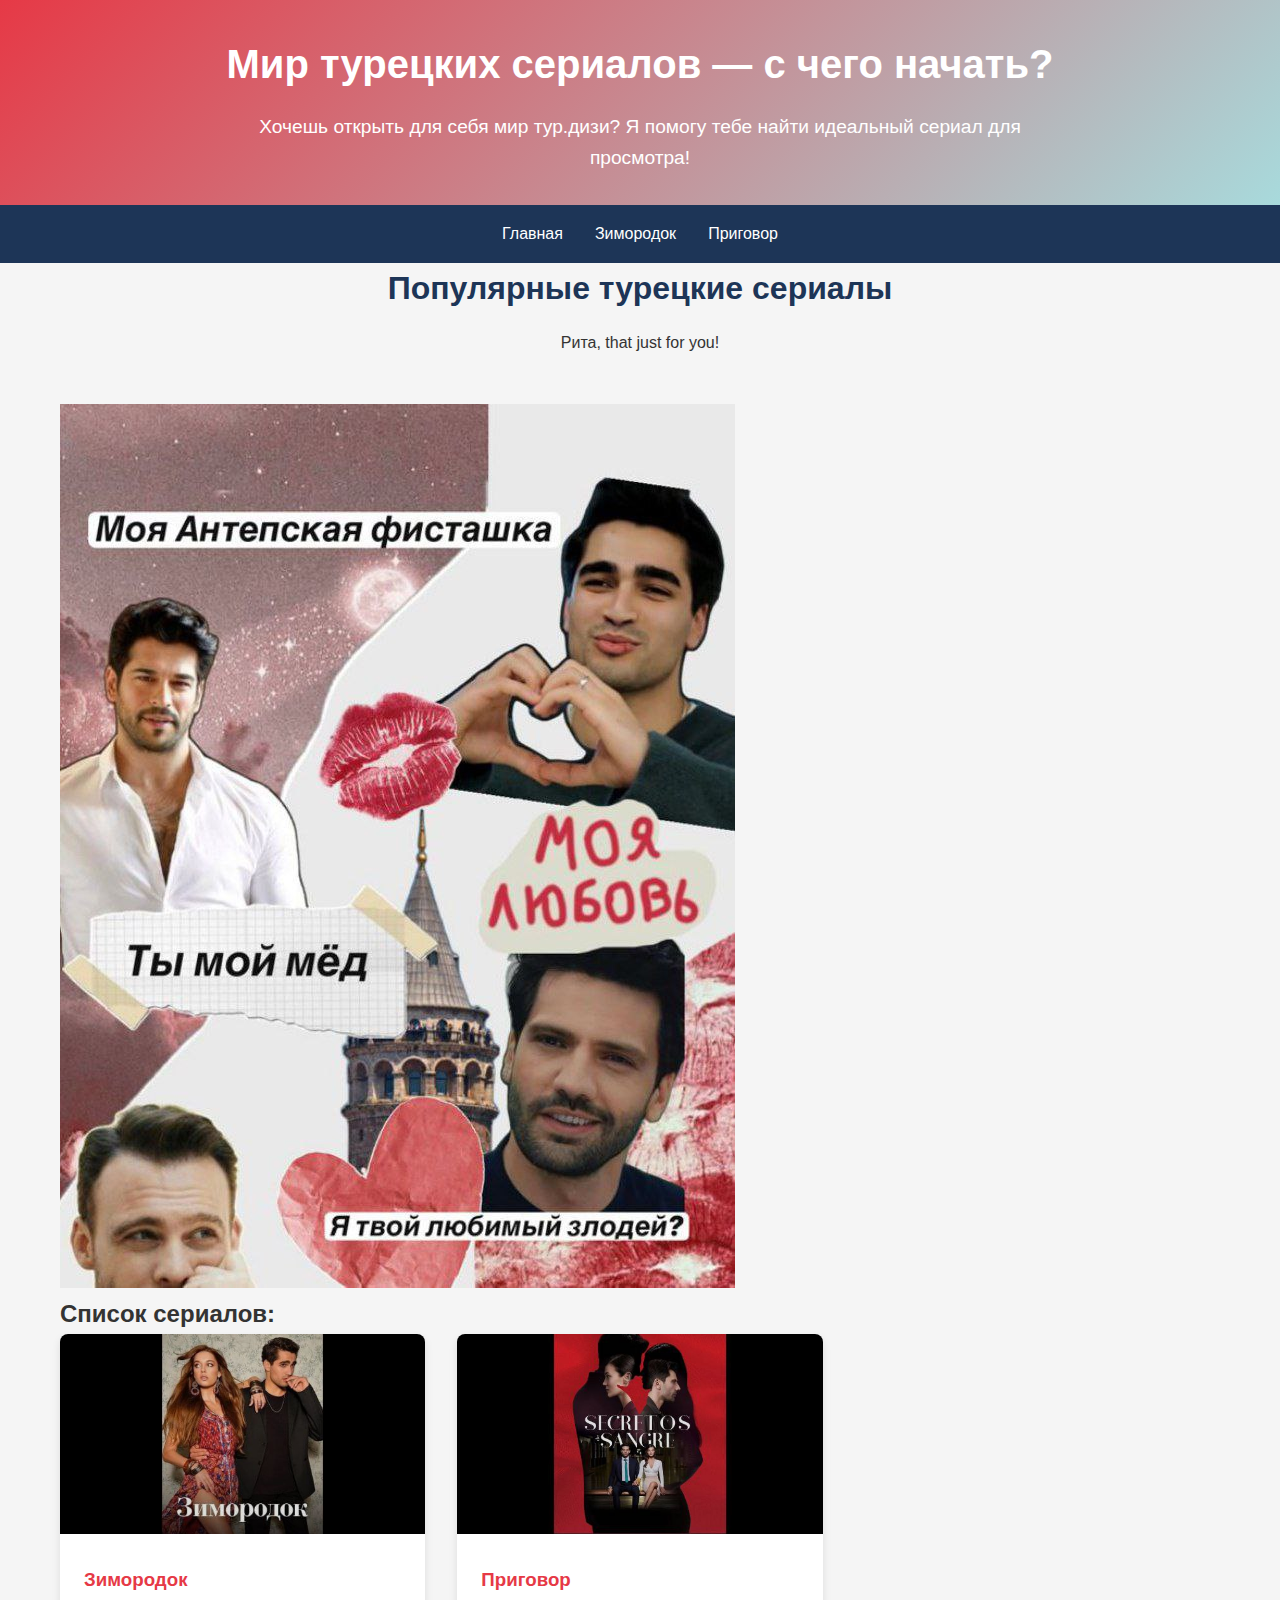
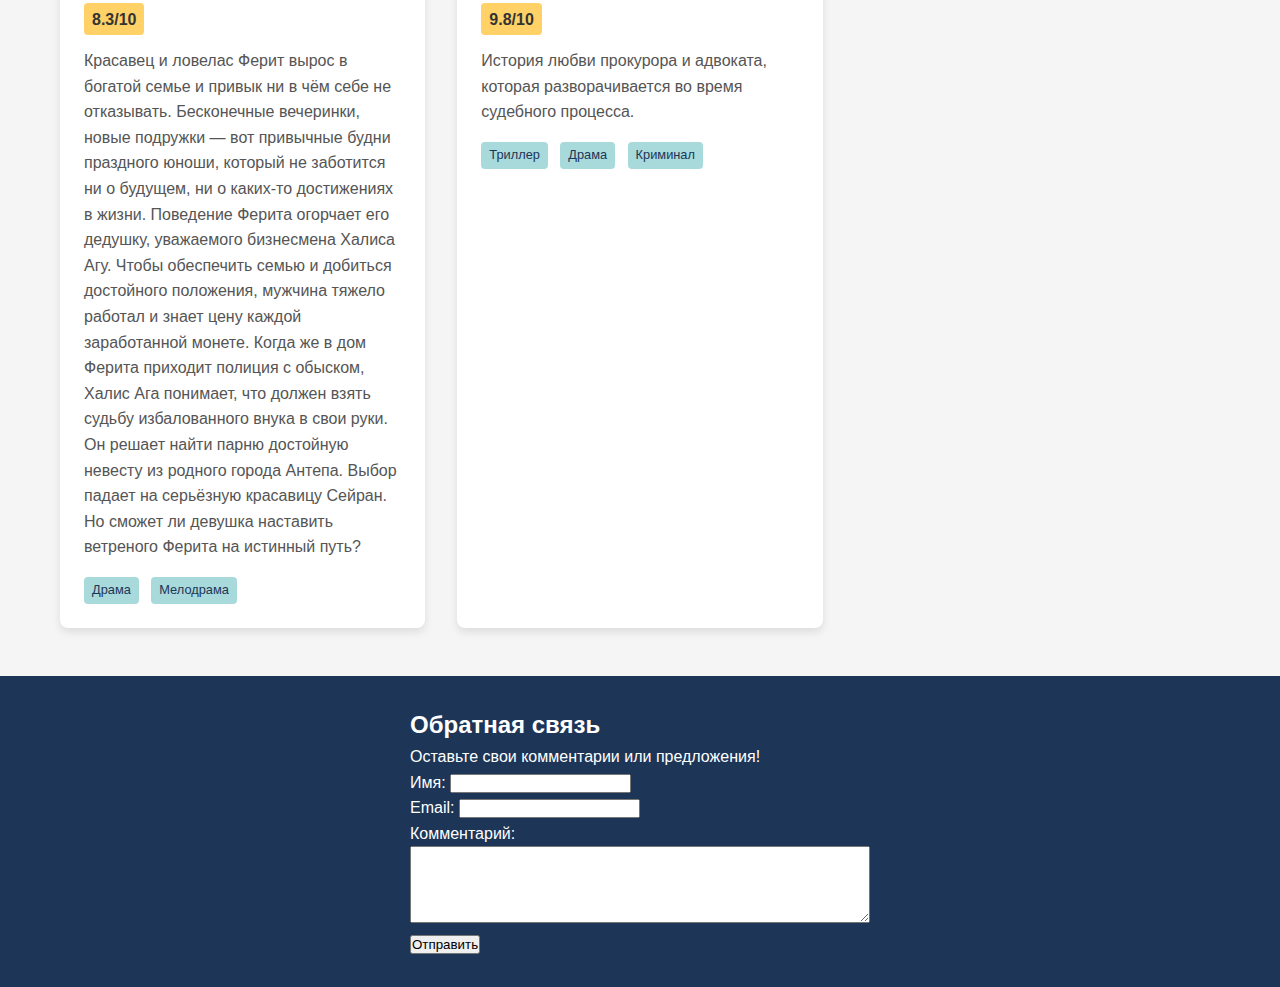
<file: index.html>
<!DOCTYPE html>
<html lang="ru">
<head>
    <meta charset="UTF-8">
    <meta name="viewport" content="width=device-width, initial-scale=1.0">
    <title>Мир турецких сериалов — с чего начать?</title>
    <style>
        /* Общие стили */
        * {
            margin: 0;
            padding: 0;
            box-sizing: border-box;
            font-family: 'Segoe UI', Tahoma, Geneva, Verdana, sans-serif;
        }
        
        body {
            background-color: #f5f5f5;
            color: #333;
            line-height: 1.6;
        }
        
        .container {
            max-width: 1200px;
            margin: 0 auto;
            padding: 0 20px;
        }
        
        /* Шапка */
        header {
            background: linear-gradient(135deg, #e63946, #a8dadc);
            color: white;
            padding: 2rem 0;
            text-align: center;
            box-shadow: 0 4px 12px rgba(0, 0, 0, 0.1);
        }
        
        header h1 {
            font-size: 2.5rem;
            margin-bottom: 1rem;
        }
        
        header p {
            font-size: 1.2rem;
            max-width: 800px;
            margin: 0 auto;
        }
        
        /* Навигация */
        nav {
            background-color: #1d3557;
            position: sticky;
            top: 0;
            z-index: 100;
        }
        
        nav ul {
            display: flex;
            justify-content: center;
            list-style: none;
        }
        
        nav li {
            padding: 1rem;
        }
        
        nav a {
            color: white;
            text-decoration: none;
            font-weight: 500;
            transition: color 0.3s;
        }
        
        nav a:hover {
            color: #a8dadc;
        }
        
        /* Основное содержание */
        main {
            padding: 2rem 0;
        }
        
        .intro {
            text-align: center;
            margin-bottom: 3rem;
        }
        
        .intro h2 {
            font-size: 2rem;
            color: #1d3557;
            margin-bottom: 1rem;
        }
        
        /* Карточки сериалов */
        .series-grid {
            display: grid;
            grid-template-columns: repeat(auto-fill, minmax(300px, 1fr));
            gap: 2rem;
            margin-bottom: 3rem;
        }
        
        .series-card {
            background-color: white;
            border-radius: 8px;
            overflow: hidden;
            box-shadow: 0 4px 8px rgba(0, 0, 0, 0.1);
            transition: transform 0.3s, box-shadow 0.3s;
        }
        
        .series-card:hover {
            transform: translateY(-5px);
            box-shadow: 0 8px 16px rgba(0, 0, 0, 0.15);
        }
        
        .series-card img {
            width: 100%;
            height: 200px;
            object-fit: cover;
        }
        
        .series-content {
            padding: 1.5rem;
        }
        
        .series-content h3 {
            color: #e63946;
            margin-bottom: 0.5rem;
        }
        
        .series-content .rating {
            display: inline-block;
            background-color: #ffd166;
            color: #333;
            padding: 0.2rem 0.5rem;
            border-radius: 4px;
            font-weight: bold;
            margin-bottom: 0.8rem;
        }
        
        .series-content p {
            margin-bottom: 1rem;
            color: #555;
        }
        
        .series-content .genre {
            display: inline-block;
            background-color: #a8dadc;
            color: #1d3557;
            padding: 0.2rem 0.5rem;
            border-radius: 4px;
            font-size: 0.8rem;
            margin-right: 0.5rem;
        }
        
        /* Рекомендации */
        .recommendations {
            background-color: #a8dadc;
            padding: 2rem;
            border-radius: 8px;
            margin-bottom: 3rem;
        }
        
        .recommendations h2 {
            color: #1d3557;
            margin-bottom: 1.5rem;
            text-align: center;
        }
        
        .recommendations ul {
            list-style-position: inside;
            columns: 2;
        }
        
        .recommendations li {
            margin-bottom: 0.8rem;
            color: #333;
        }
        
        /* Подвал */
        footer {
            background-color: #1d3557;
            color: white;
            text-align: center;
            padding: 2rem 0;
            margin-top: 2rem;
        }
        
        footer p {
            margin-bottom: 1rem;
        }
        
        .social-links a {
            color: white;
            margin: 0 0.5rem;
            font-size: 1.5rem;
            transition: color 0.3s;
        }
        
        .social-links a:hover {
            color: #a8dadc;
        }
        
        /* Адаптивность */
        @media (max-width: 768px) {
            .series-grid {
                grid-template-columns: 1fr;
            }
            
            .recommendations ul {
                columns: 1;
            }
            
            nav ul {
                flex-direction: column;
                align-items: center;
            }
        }
        #contact {
            background-color: #1d3557;
            color: white;
            padding: 30px 0;
            text-align: left;
        }

        #contact .container {
            max-width: 500px;
            margin: 0 auto;
            textarea {
                width: 100%;
            }
        }
    </style>
</head>
<body>
    <header>
        <div class="container">
            <h1>Мир турецких сериалов — с чего начать?</h1>
            <p>Хочешь открыть для себя мир тур.дизи? Я помогу тебе найти идеальный сериал для просмотра!</p>
        </div>
    </header>
    
    <nav>
        <ul>
            <li><a href="index.html">Главная</a>
            <li><a href="yalicapkini.html">Зимородок</a></li>
            <li><a href="yargi.html">Приговор</a></li>
        </ul>
    </nav>
    
    <main class="container">
        <section class="intro">
            <h2>Популярные турецкие сериалы</h2>
            <p>Рита, that just for you!</p>
        </section>
        
        <img src="nachalnaya.jpg">


        <section id="top-seriales">
            <h2>Список сериалов:</h2>
            <div class="series-grid">
                <div class="series-card">
                    <img src="zimkaoblo.jpg" alt="Зимородок">
                    <div class="series-content">
                        <h3>Зимородок</h3>
                        <span class="rating">8.3/10</span>
                        <p>Красавец и ловелас Ферит вырос в богатой семье и привык ни в чём себе не отказывать. Бесконечные вечеринки, новые подружки — вот привычные будни праздного юноши, который не заботится ни о будущем, ни о каких-то достижениях в жизни. Поведение Ферита огорчает его дедушку, уважаемого бизнесмена Халиса Агу. Чтобы обеспечить семью и добиться достойного положения, мужчина тяжело работал и знает цену каждой заработанной монете. Когда же в дом Ферита приходит полиция с обыском, Халис Ага понимает, что должен взять судьбу избалованного внука в свои руки. Он решает найти парню достойную невесту из родного города Антепа. Выбор падает на серьёзную красавицу Сейран. Но сможет ли девушка наставить ветреного Ферита на истинный путь?</p>
                        <span class="genre">Драма</span>
                        <span class="genre">Мелодрама</span>
                    </div>
                </div>
                
                <div class="series-card">
                    <img src="prigovorjblo.jpg" alt="Приговор">
                    <div class="series-content">
                        <h3>Приговор</h3>
                        <span class="rating">9.8/10</span>
                        <p>История любви прокурора и адвоката, которая разворачивается во время судебного процесса.</p>
                        <span class="genre">Триллер</span>
                        <span class="genre">Драма</span>
                        <span class="genre">Криминал</span>
                    </div>
                </div>
            </div>
        </section>
        
    </main>
    <section id="contact">
        <div class="container">
            <h2>Обратная связь</h2>
            <p>Оставьте свои комментарии или предложения!</p>
            <form id="contactForm">
                <div class="mb-3">
                    <label for="name" class="form-label">Имя:</label>
                    <input type="text" class="form-control" id="name" name="name" required>
                </div>
                <div class="mb-3">
                    <label for="email" class="form-label">Email:</label>
                    <input type="email" class="form-control" id="email" name="email" required>
                </div>
                <div class="mb-3">
                    <label for="comment" class="form-label">Комментарий:</label>
                    <textarea class="form-control" id="comment" name="comment" rows="5" required></textarea>
                </div>
                <button type="submit" class="btn btn-primary">Отправить</button>
            </form>
            <div id="formMessage" class="mt-3"></div>
        </div>
    </section>
    <script>
        document.getElementById("contactForm").addEventListener("submit", function(event) {
            event.preventDefault();

            const name = document.getElementById("name").value;
            const email = document.getElementById("email").value;
            const comment = document.getElementById("comment").value;
            const formMessage = document.getElementById("formMessage");

            if (!name || !email || !comment) {
                formMessage.className = "alert alert-danger mt-3";
                formMessage.textContent = "Пожалуйста, заполните все поля.";
                return;
            }

            const emailRegex = /^[^\s@]+@[^\s@]+\.[^\s@]+$/;
            if (!emailRegex.test(email)) {
                formMessage.className = "alert alert-danger mt-3";
                formMessage.textContent = "Пожалуйста, введите корректный email-адрес.";
                return;
            }

            formMessage.className = "alert alert-success mt-3";
            formMessage.textContent = `Здравствуйте, ${name}! Спасибо за Ваш комментарий: ${comment}.`;

            document.getElementById("contactForm").reset();
        });
    </script>
    

</body>
</html>
</file>
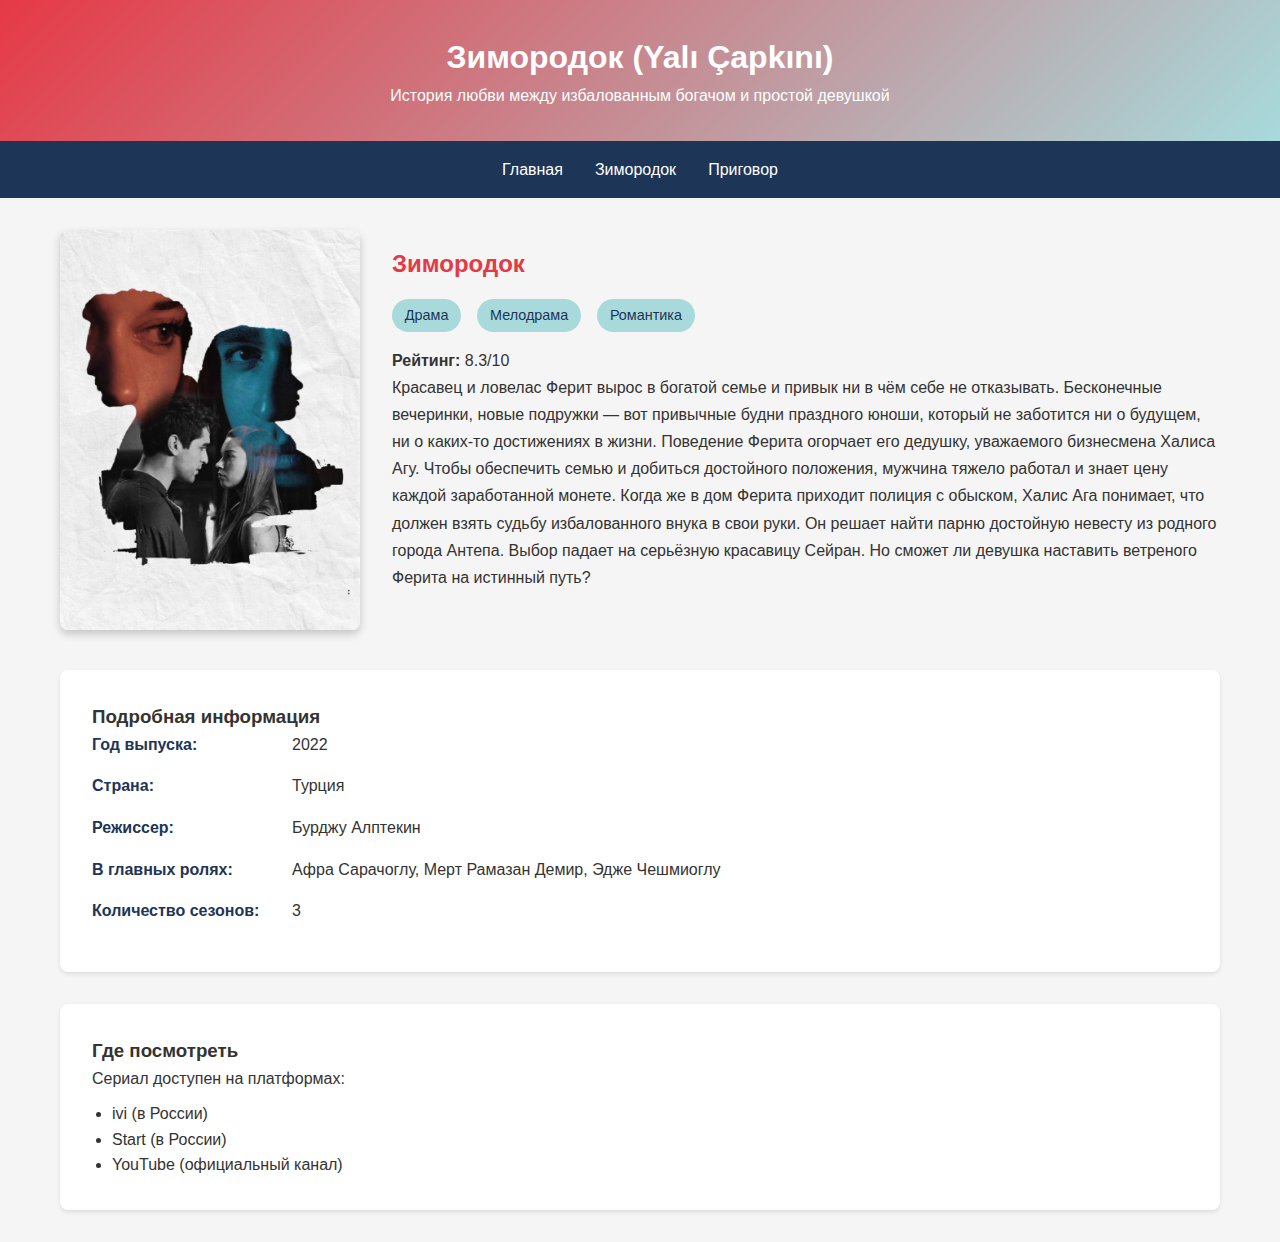
<file: yalicapkini.html>
<!DOCTYPE html>
<html lang="ru">
<head>
    <meta charset="UTF-8">
    <meta name="viewport" content="width=device-width, initial-scale=1.0">
    <title>Зимородок - описание сериала</title>
    <style>
        * {
            margin: 0;
            padding: 0;
            box-sizing: border-box;
            font-family: 'Segoe UI', Tahoma, Geneva, Verdana, sans-serif;
        }
        
        body {
            background-color: #f5f5f5;
            color: #333;
            line-height: 1.6;
        }
        
        .container {
            max-width: 1200px;
            margin: 0 auto;
            padding: 0 20px;
        }
        
        header {
            background: linear-gradient(135deg, #e63946, #a8dadc);
            color: white;
            padding: 2rem 0;
            text-align: center;
            box-shadow: 0 4px 12px rgba(0, 0, 0, 0.1);
        }
        
        nav {
            background-color: #1d3557;
            position: sticky;
            top: 0;
            z-index: 100;
        }
        
        nav ul {
            display: flex;
            justify-content: center;
            list-style: none;
        }
        
        nav li {
            padding: 1rem;
        }
        
        nav a {
            color: white;
            text-decoration: none;
            font-weight: 500;
            transition: color 0.3s;
        }
        
        nav a:hover {
            color: #a8dadc;
        }
        
        .serial-header {
            display: flex;
            margin: 2rem 0;
            gap: 2rem;
            align-items: center;
        }
        
        .serial-poster {
            flex: 0 0 300px;
        }
        
        .serial-poster img {
            width: 100%;
            border-radius: 8px;
            box-shadow: 0 4px 8px rgba(0,0,0,0.2);
        }
        
        .serial-info {
            flex: 1;
        }
        
        .serial-title {
            color: #e63946;
            margin-bottom: 1rem;
        }
        
        .serial-meta {
            display: flex;
            gap: 1rem;
            margin-bottom: 1rem;
        }
        
        .serial-meta span {
            background: #a8dadc;
            padding: 0.3rem 0.8rem;
            border-radius: 20px;
            font-size: 0.9rem;
            color: #1d3557;
        }
        
        .serial-description {
            margin-bottom: 2rem;
            line-height: 1.7;
        }
        
        .serial-details {
            background: white;
            padding: 2rem;
            border-radius: 8px;
            box-shadow: 0 2px 4px rgba(0,0,0,0.1);
            margin-bottom: 2rem;
        }
        
        .detail-row {
            display: flex;
            margin-bottom: 1rem;
        }
        
        .detail-label {
            flex: 0 0 200px;
            font-weight: bold;
            color: #1d3557;
        }
        
        .detail-value {
            flex: 1;
        }
        
        footer {
            background-color: #1d3557;
            color: white;
            text-align: center;
            padding: 2rem 0;
            margin-top: 2rem;
        }
        
        @media (max-width: 768px) {
            .serial-header {
                flex-direction: column;
            }
            
            .serial-poster {
                flex: 0 0 auto;
                width: 100%;
                max-width: 300px;
                margin-bottom: 1rem;
            }
            
            .detail-row {
                flex-direction: column;
            }
            
            .detail-label {
                margin-bottom: 0.5rem;
            }
        }
    </style>
</head>
<body>
    <header>
        <div class="container">
            <h1>Зимородок (Yalı Çapkını)</h1>
            <p>История любви между избалованным богачом и простой девушкой</p>
        </div>
    </header>
    
    <nav>
        <ul>
            <li><a href="index.html">Главная</a></li>
            <li><a href="yalicapkini.html">Зимородок</a></li>
            <li><a href="yargi.html">Приговор</a></li>
        </ul>
    </nav>
    
    <main class="container">
        <section class="serial-header">
            <div class="serial-poster">
                <img src="zim2.jpg" alt="Постер Зимородок">
            </div>
            <div class="serial-info">
                <h2 class="serial-title">Зимородок</h2>
                <div class="serial-meta">
                    <span>Драма</span>
                    <span>Мелодрама</span>
                    <span>Романтика</span>
                </div>
                <div class="serial-rating">
                    <strong>Рейтинг:</strong> 8.3/10
                </div>
                <p class="serial-description">
                    Красавец и ловелас Ферит вырос в богатой семье и привык ни в чём себе не отказывать. Бесконечные вечеринки, новые подружки — вот привычные будни праздного юноши, который не заботится ни о будущем, ни о каких-то достижениях в жизни. Поведение Ферита огорчает его дедушку, уважаемого бизнесмена Халиса Агу. Чтобы обеспечить семью и добиться достойного положения, мужчина тяжело работал и знает цену каждой заработанной монете. Когда же в дом Ферита приходит полиция с обыском, Халис Ага понимает, что должен взять судьбу избалованного внука в свои руки. Он решает найти парню достойную невесту из родного города Антепа. Выбор падает на серьёзную красавицу Сейран. Но сможет ли девушка наставить ветреного Ферита на истинный путь?
                </p>
            </div>
        </section>
        
        <section class="serial-details">
            <h3>Подробная информация</h3>
            <div class="detail-row">
                <div class="detail-label">Год выпуска:</div>
                <div class="detail-value">2022</div>
            </div>
            <div class="detail-row">
                <div class="detail-label">Страна:</div>
                <div class="detail-value">Турция</div>
            </div>
            <div class="detail-row">
                <div class="detail-label">Режиссер:</div>
                <div class="detail-value">Бурджу Алптекин</div>
            </div>
            <div class="detail-row">
                <div class="detail-label">В главных ролях:</div>
                <div class="detail-value">Афра Сарачоглу, Мерт Рамазан Демир, Эдже Чешмиоглу</div>
            </div>
            <div class="detail-row">
                <div class="detail-label">Количество сезонов:</div>
                <div class="detail-value">3</div>
            </div>
        </section>
        
        <section class="serial-details">
            <h3>Где посмотреть</h3>
            <p>Сериал доступен на платформах:</p>
            <ul style="margin-left: 20px; margin-top: 10px;">
                <li>ivi (в России)</li>
                <li>Start (в России)</li>
                <li>YouTube (официальный канал)</li>
            </ul>
        </section>
    </main>
    
    
</body>
</html>
</file>
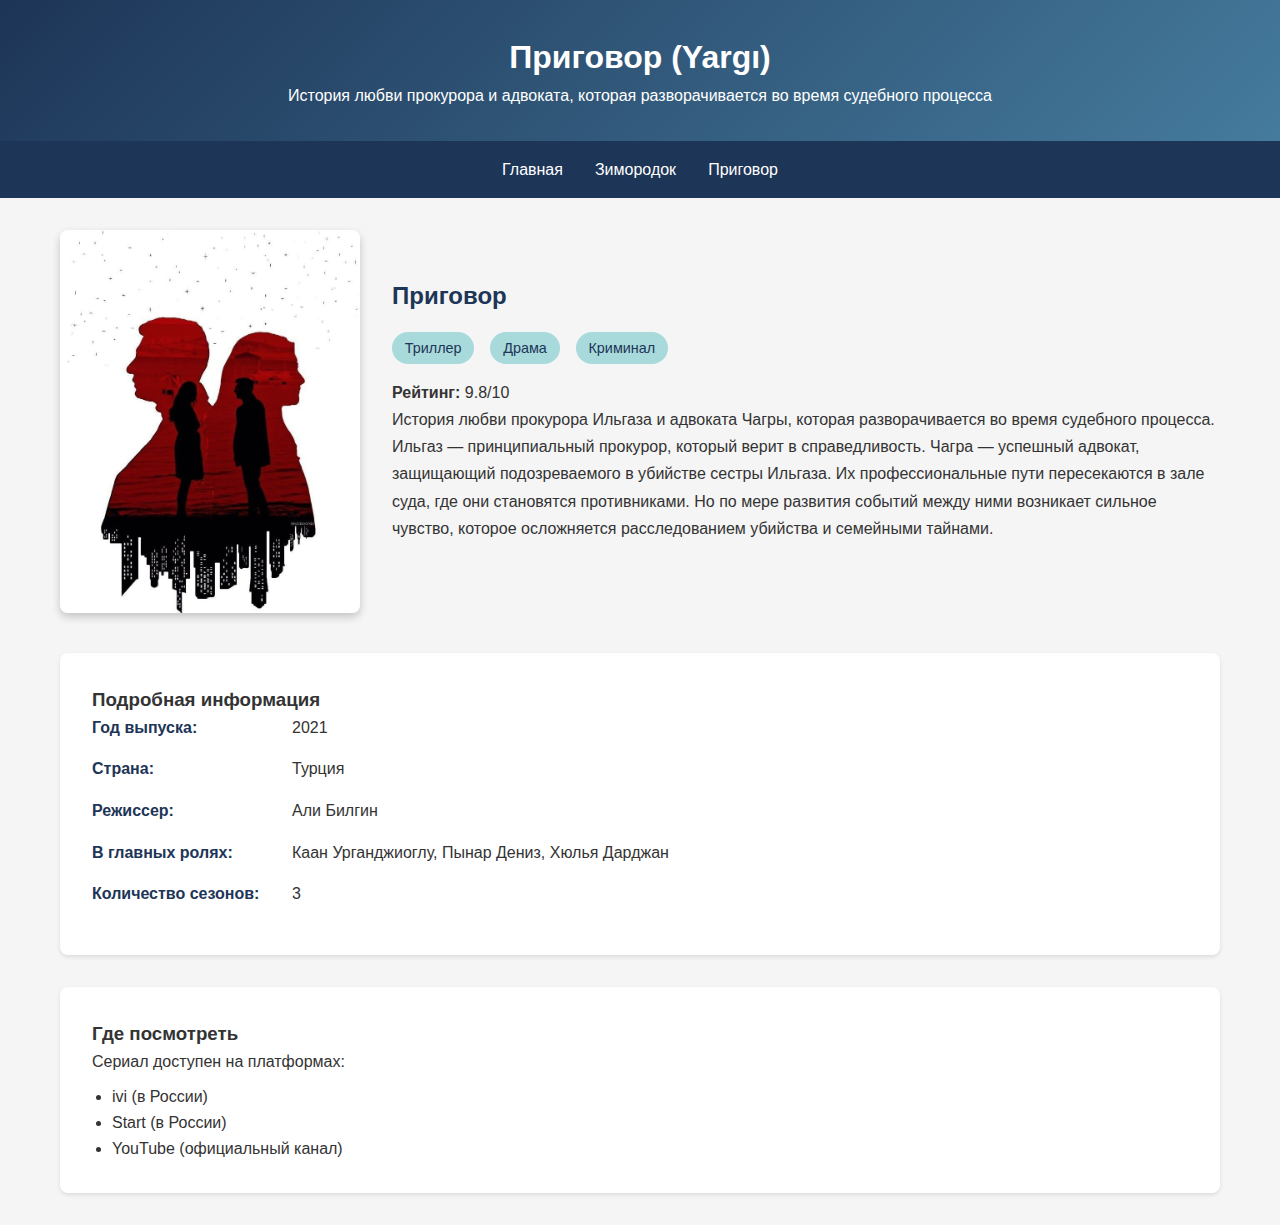
<file: yargi.html>
<!DOCTYPE html>
<html lang="ru">
<head>
    <meta charset="UTF-8">
    <meta name="viewport" content="width=device-width, initial-scale=1.0">
    <title>Приговор - описание сериала</title>
    <style>
        * {
            margin: 0;
            padding: 0;
            box-sizing: border-box;
            font-family: 'Segoe UI', Tahoma, Geneva, Verdana, sans-serif;
        }
        
        body {
            background-color: #f5f5f5;
            color: #333;
            line-height: 1.6;
        }
        
        .container {
            max-width: 1200px;
            margin: 0 auto;
            padding: 0 20px;
        }
        
        header {
            background: linear-gradient(135deg, #1d3557, #457b9d);
            color: white;
            padding: 2rem 0;
            text-align: center;
            box-shadow: 0 4px 12px rgba(0, 0, 0, 0.1);
        }
        
        nav {
            background-color: #1d3557;
            position: sticky;
            top: 0;
            z-index: 100;
        }
        
        nav ul {
            display: flex;
            justify-content: center;
            list-style: none;
        }
        
        nav li {
            padding: 1rem;
        }
        
        nav a {
            color: white;
            text-decoration: none;
            font-weight: 500;
            transition: color 0.3s;
        }
        
        nav a:hover {
            color: #a8dadc;
        }
        
        .serial-header {
            display: flex;
            margin: 2rem 0;
            gap: 2rem;
            align-items: center;
        }
        
        .serial-poster {
            flex: 0 0 300px;
        }
        
        .serial-poster img {
            width: 100%;
            border-radius: 8px;
            box-shadow: 0 4px 8px rgba(0,0,0,0.2);
        }
        
        .serial-info {
            flex: 1;
        }
        
        .serial-title {
            color: #1d3557;
            margin-bottom: 1rem;
        }
        
        .serial-meta {
            display: flex;
            gap: 1rem;
            margin-bottom: 1rem;
        }
        
        .serial-meta span {
            background: #a8dadc;
            padding: 0.3rem 0.8rem;
            border-radius: 20px;
            font-size: 0.9rem;
            color: #1d3557;
        }
        
        .serial-description {
            margin-bottom: 2rem;
            line-height: 1.7;
        }
        
        .serial-details {
            background: white;
            padding: 2rem;
            border-radius: 8px;
            box-shadow: 0 2px 4px rgba(0,0,0,0.1);
            margin-bottom: 2rem;
        }
        
        .detail-row {
            display: flex;
            margin-bottom: 1rem;
        }
        
        .detail-label {
            flex: 0 0 200px;
            font-weight: bold;
            color: #1d3557;
        }
        
        .detail-value {
            flex: 1;
        }
        
        .season {
            margin-bottom: 2rem;
        }
        
        .season-title {
            color: #e63946;
            margin-bottom: 1rem;
            padding-bottom: 0.5rem;
            border-bottom: 2px solid #e63946;
        }
        
        footer {
            background-color: #1d3557;
            color: white;
            text-align: center;
            padding: 2rem 0;
            margin-top: 2rem;
        }
        
        @media (max-width: 768px) {
            .serial-header {
                flex-direction: column;
            }
            
            .serial-poster {
                flex: 0 0 auto;
                width: 100%;
                max-width: 300px;
                margin-bottom: 1rem;
            }
            
            .detail-row {
                flex-direction: column;
            }
            
            .detail-label {
                margin-bottom: 0.5rem;
            }
        }
    </style>
</head>
<body>
    <header>
        <div class="container">
            <h1>Приговор (Yargı)</h1>
            <p>История любви прокурора и адвоката, которая разворачивается во время судебного процесса</p>
        </div>
    </header>
    
    <nav>
        <ul>
            <li><a href="index.html">Главная</a></li>
            <li><a href="yalicapkini.html">Зимородок</a></li>
            <li><a href="yargi.html">Приговор</a></li>
        </ul>
    </nav>
    
    <main class="container">
        <section class="serial-header">
            <div class="serial-poster">
                <img src="prig2.jpg" alt="Постер Приговор">
            </div>
            <div class="serial-info">
                <h2 class="serial-title">Приговор</h2>
                <div class="serial-meta">
                    <span>Триллер</span>
                    <span>Драма</span>
                    <span>Криминал</span>
                </div>
                <div class="serial-rating">
                    <strong>Рейтинг:</strong> 9.8/10
                </div>
                <p class="serial-description">
                    История любви прокурора Ильгаза и адвоката Чагры, которая разворачивается во время судебного процесса. Ильгаз — принципиальный прокурор, который верит в справедливость. Чагра — успешный адвокат, защищающий подозреваемого в убийстве сестры Ильгаза. Их профессиональные пути пересекаются в зале суда, где они становятся противниками. Но по мере развития событий между ними возникает сильное чувство, которое осложняется расследованием убийства и семейными тайнами.
                </p>
            </div>
        </section>
        
        <section class="serial-details">
            <h3>Подробная информация</h3>
            <div class="detail-row">
                <div class="detail-label">Год выпуска:</div>
                <div class="detail-value">2021</div>
            </div>
            <div class="detail-row">
                <div class="detail-label">Страна:</div>
                <div class="detail-value">Турция</div>
            </div>
            <div class="detail-row">
                <div class="detail-label">Режиссер:</div>
                <div class="detail-value">Али Билгин</div>
            </div>
            <div class="detail-row">
                <div class="detail-label">В главных ролях:</div>
                <div class="detail-value">Каан Урганджиоглу, Пынар Дениз, Хюлья Дарджан</div>
            </div>
            <div class="detail-row">
                <div class="detail-label">Количество сезонов:</div>
                <div class="detail-value">3</div>
            </div>
        </section>
        

        
        <section class="serial-details">
            <h3>Где посмотреть</h3>
            <p>Сериал доступен на платформах:</p>
            <ul style="margin-left: 20px; margin-top: 10px;">
                <li>ivi (в России)</li>
                <li>Start (в России)</li>
                <li>YouTube (официальный канал)</li>
            </ul>
        </section>
    </main>
    
    
</body>
</html>
</file>
